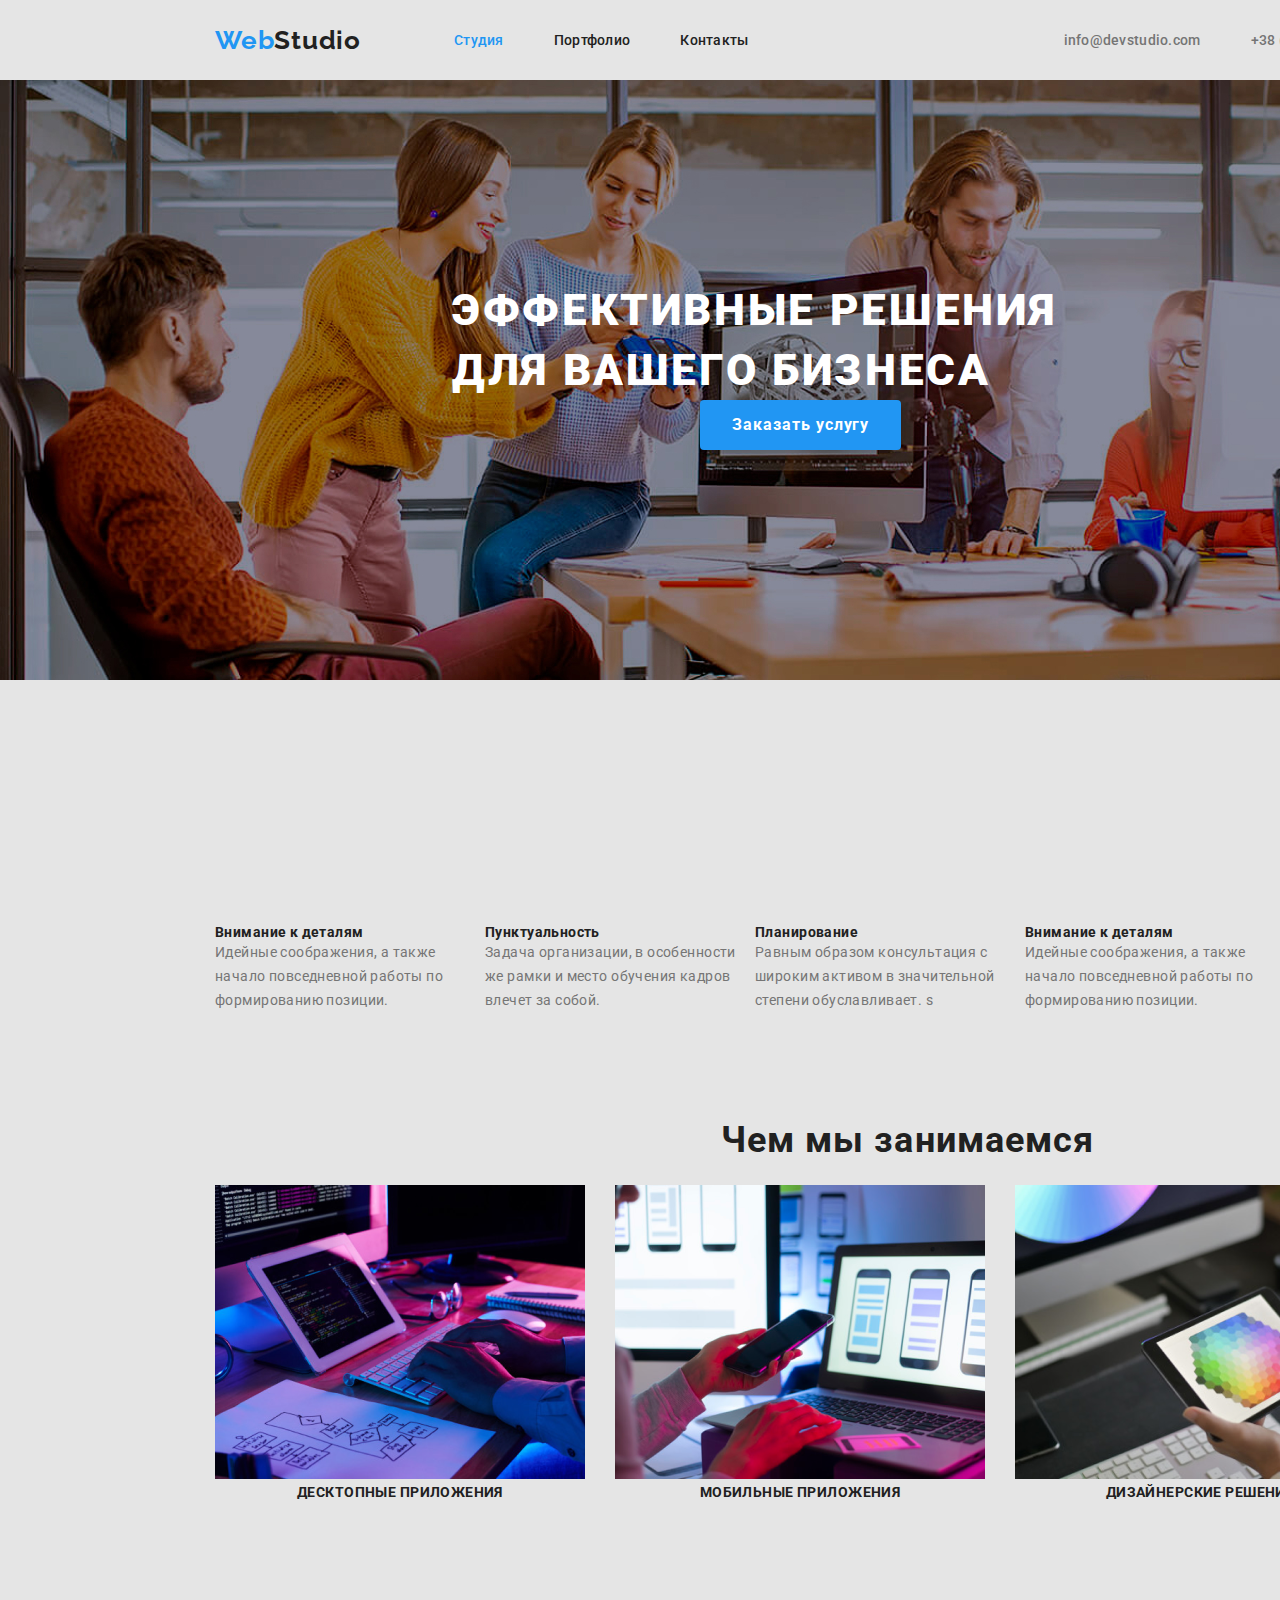
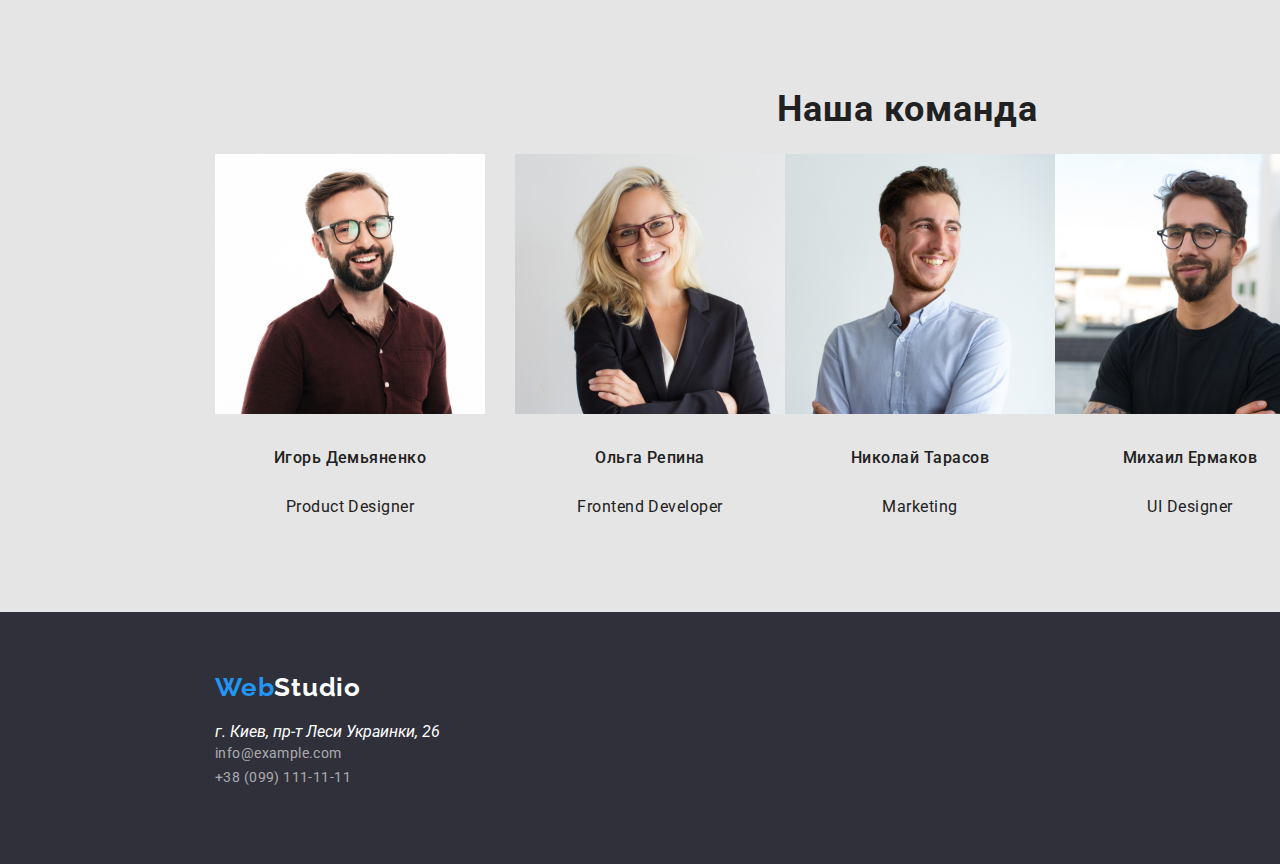
<file: index.html>
<!DOCTYPE html>
<html lang="ru">
  <head>
    <meta charset="UTF-8" />
    <meta http-equiv="X-UA-Compatible" content="IE=edge" />
    <meta name="viewport" content="width=device-width, initial-scale=1.0" />
    <title>Главная</title>
    <link rel="preconnect" href="https://fonts.googleapis.com" />
    <link rel="preconnect" href="https://fonts.gstatic.com" crossorigin />
    <link
      href="https://fonts.googleapis.com/css2?family=Raleway:wght@700&family=Roboto:wght@400;500;700;900&display=swap"
      rel="stylesheet"
    />
    <link rel="stylesheet" href="./CSS/normalize.css" />
    <link rel="stylesheet" href="./CSS/common.css" />
    <link rel="stylesheet" href="./CSS/studio.css" />
  </head>
  <body>
    <header class="header content">
      <a lang="en" href="/" class="header-logo"><span>Web</span>Studio</a>
      <nav class="header-sitenav">
        <ul class="site-nav list">
          <li class="sitenav-item"><a href="/" class="link current">Студия</a></li>
          <li class="sitenav-item"><a href="./partfolio.html" class="link">Портфолио</a></li>
          <li class="sitenav-item"><a href="/" class="link">Контакты</a></li>
        </ul>
      </nav>
      <nav class="header-outnav">
        <ul class="out-nav list">
          <li class="outnav-item">
            <a href="info@devstudio.com" class="link">info@devstudio.com</a>
          </li>
          <li class="outnav-item">
            <a href="tel:+380961111111" class="link">+38 (096) 111-11-11 </a>
          </li>
        </ul>
      </nav>
    </header>
    <main class="main content">
      <section class="hero">
        <h1 class="title">Эффективные решения для вашего бизнеса</h1>
        <div class="div-button">
          <button type="button" class="button">Заказать услугу</button>
        </div>
      </section>
      <section class="advantage">
        <ul class="advantage-menu list">
          <li class="box-a">
            <h2 class="title">Внимание к деталям</h2>
            <p class="text">
              Идейные соображения, а также начало повседневной работы по формированию позиции.
            </p>
          </li>
          <li class="box-a">
            <h2 class="title">Пунктуальность</h2>
            <p class="text">
              Задача организации, в особенности же рамки и место обучения кадров влечет за собой.
            </p>
          </li>
          <li class="box-a">
            <h2 class="title">Планирование</h2>
            <p class="text">
              Равным образом консультация с широким активом в значительной степени обуславливает. s
            </p>
          </li>
          <li class="box-a">
            <h2 class="title">Внимание к деталям</h2>
            <p class="text">
              Идейные соображения, а также начало повседневной работы по формированию позиции.
            </p>
          </li>
        </ul>
      </section>
      <section class="task">
        <h1 class="title">Чем мы занимаемся</h1>
        <ul class="task-menu list">
          <li class="task-li">
            <a href="/" class="item">
              <figure>
                <img src="./images/desctop.png" alt="desctop" width="370" />
                <figcaption class="text">Десктопные приложения</figcaption>
              </figure>
            </a>
          </li>
          <li class="task-li">
            <a href="/" class="item">
              <figure>
                <img src="./images/mobile.png" alt="mobile.png" width="370" />

                <p class="text">Мобильные приложения</p>
              </figure>
            </a>
          </li>
          <li class="task-li">
            <a href="/" class="item">
              <figure>
                <img src="./images/design.png" alt="design" width="370" />

                <p class="text">Дизайнерские решения</p>
              </figure>
            </a>
          </li>
        </ul>
      </section>
      <section class="autors">
        <h1 class="title">Наша команда</h1>
        <ul class="autors-menu list">
          <li class="autors-item">
            <img src="./images/demiyanenko.jpg" alt="Игорь Демьяненко" width="270" />
            <h2 class="family">Игорь Демьяненко</h2>
            <p lang="en" class="text">Product Designer</p>
          </li>
          <li>
            <img src="./images/repina.jpg" alt="Ольга Репина" width="270" />
            <h2 class="family">Ольга Репина</h2>
            <p lang="en" class="text">Frontend Developer</p>
          </li>
          <li>
            <img src="./images/tarasov.jpg" alt="Николай Тарасов" width="270" />
            <h2 class="family">Николай Тарасов</h2>
            <p lang="en" class="text">Marketing</p>
          </li>
          <li>
            <img src="./images/ermakov.jpg" alt="Михаил Ермаков" width="270" />
            <h2 class="family">Михаил Ермаков</h2>
            <p lang="en" class="text">UI Designer</p>
          </li>
        </ul>
      </section>
    </main>
    <footer class="footer content">
      <div class="contacts">
        <a lang="en" href="/" class="footer-logo"><span>Web</span>Studio</a>
        <address class="address">г. Киев, пр-т Леси Украинки, 26</address>
        <a href="info@example.com" class="info mail">info@example.com</a>
        <p class="not">not</p>
        <a href="tel:+380991111111" class="info tel">+38 (099) 111-11-11 </a>
      </div>
    </footer>
  </body>
</html>
</file>
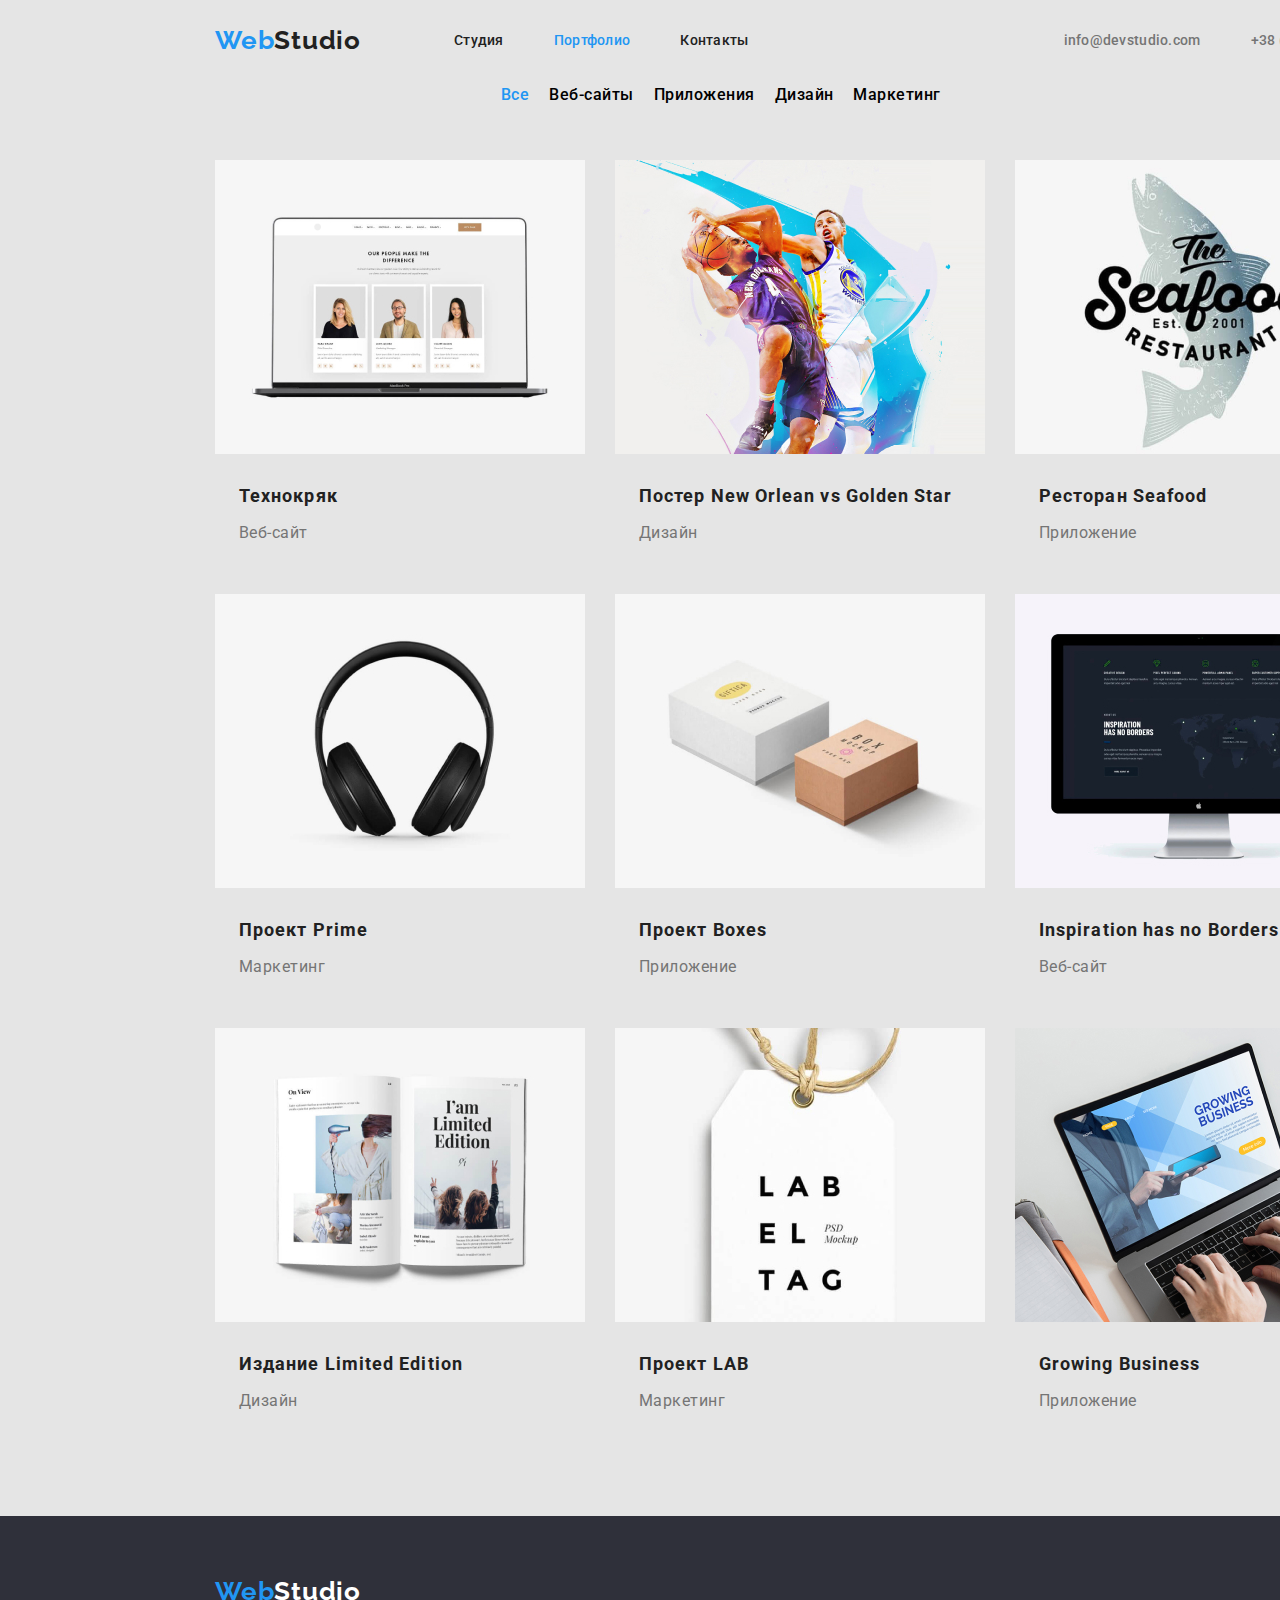
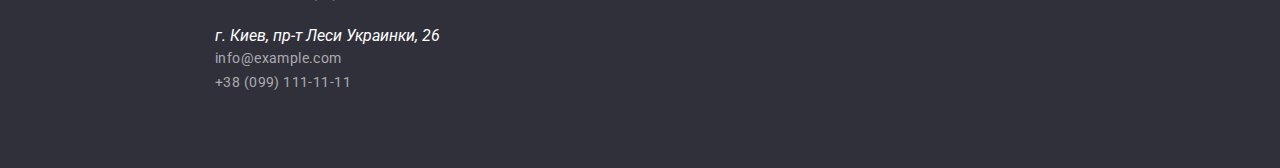
<file: partfolio.html>
<!DOCTYPE html>
<html lang="ru">
  <head>
    <meta charset="UTF-8" />
    <meta http-equiv="X-UA-Compatible" content="IE=edge" />
    <meta name="viewport" content="width=device-width, initial-scale=1.0" />
    <title>Главная</title>
    <link rel="preconnect" href="https://fonts.googleapis.com" />
    <link rel="preconnect" href="https://fonts.gstatic.com" crossorigin />
    <link
      href="https://fonts.googleapis.com/css2?family=Raleway:wght@700&family=Roboto:wght@400;500;700;900&display=swap"
      rel="stylesheet"
    />
    <link rel="stylesheet" href="./CSS/normalize.css" />
    <link rel="stylesheet" href="./CSS/common.css" />
    <link rel="stylesheet" href="./CSS/partfolio.css" />
  </head>
  <body>
    <header class="header content">
      <a lang="en" href="/" class="header-logo"><span>Web</span>Studio</a>
      <nav class="header-sitenav">
        <ul class="site-nav list">
          <li class="sitenav-item"><a href="/" class="link">Студия</a></li>
          <li class="sitenav-item">
            <a href="./partfolio.html" class="link current">Портфолио</a>
          </li>
          <li class="sitenav-item"><a href="/" class="link">Контакты</a></li>
        </ul>
      </nav>
      <nav class="header-outnav">
        <ul class="out-nav list">
          <li class="outnav-item">
            <a href="info@devstudio.com" class="link">info@devstudio.com</a>
          </li>
          <li class="outnav-item">
            <a href="tel:+380961111111" class="link">+38 (096) 111-11-11 </a>
          </li>
        </ul>
      </nav>
    </header>
    <main class="partfolio-main">
      <section class="buttons">
        <h1 class="buttons-title">Cсылка</h1>
        <ul class="buttons-list list">
          <li class="buttons-item">
            <button type="button" class="buttons-button current">Все</button>
          </li>
          <li class="buttons-item">
            <button type="button" class="buttons-button">Веб-сайты</button>
          </li>
          <li class="buttons-item">
            <button type="button" class="buttons-button">Приложения</button>
          </li>
          <li class="buttons-item">
            <button type="button" class="buttons-button">Дизайн</button>
          </li>
          <li class="buttons-item">
            <button type="button" class="buttons-button">Маркетинг</button>
          </li>
        </ul>
      </section>
      <section class="cards">
        <h1 class="cards-title">Инфо по видам проекта</h1>
        <ul class="cards-list list">
          <li class="cards-item">
            <img src="./images/techno.jpg" alt="techno" width="370" />
            <h2 class="cards-itemtitle">Технокряк</h2>
            <p class="cards-itemtext">Веб-сайт</p>
          </li>
          <li class="cards-item">
            <img src="./images/basketball.jpg" alt="Баскетбол" width="370" />
            <h2 class="cards-itemtitle">Постер New Orlean vs Golden Star</h2>
            <p class="cards-itemtext">Дизайн</p>
          </li>
          <li class="cards-item">
            <img src="./images/seafood.jpg" alt="Морская еда" width="370" />
            <h2 class="cards-itemtitle">Ресторан Seafood</h2>
            <p class="cards-itemtext">Приложение</p>
          </li>
          <li class="cards-item">
            <img src="./images/headphones.jpg" alt="Наушники" width="370" />
            <h2 class="cards-itemtitle">Проект Prime</h2>
            <p class="cards-itemtext">Маркетинг</p>
          </li>
          <li class="cards-item">
            <img src="./images/boxes.jpg" alt="Коробки" width="370" />
            <h2 class="cards-itemtitle">Проект Boxes</h2>
            <p class="cards-itemtext">Приложение</p>
          </li>
          <li>
            <img src="./images/inspiration.jpg" alt="Inspiration" width="370" />
            <h2 lang="en" class="cards-itemtitle">Inspiration has no Borders</h2>
            <p class="cards-itemtext">Веб-сайт</p>
          </li>
          <li>
            <img src="./images/limited-edition.jpg" alt="Limited Edition" width="370" />
            <h2 lang="en" class="cards-itemtitle">Издание Limited Edition</h2>
            <p class="cards-itemtext">Дизайн</p>
          </li>
          <li>
            <img src="./images/lab.jpg" alt="Limited Edition" width="370" />
            <h2 lang="en" class="cards-itemtitle">Проект LAB</h2>
            <p class="cards-itemtext">Маркетинг</p>
          </li>
          <li>
            <img src="./images/growing-business.jpg" alt="Growing Business" width="370" />
            <h2 lang="en" class="cards-itemtitle">Growing Business</h2>
            <p class="cards-itemtext">Приложение</p>
          </li>
        </ul>
      </section>
    </main>
    <footer class="footer content">
      <div class="contacts">
        <a lang="en" href="/" class="footer-logo"><span>Web</span>Studio</a>
        <address class="address">г. Киев, пр-т Леси Украинки, 26</address>
        <a href="info@example.com" class="info mail">info@example.com</a>
        <p class="not">not</p>
        <a href="tel:+380991111111" class="info tel">+38 (099) 111-11-11 </a>
      </div>
    </footer>
  </body>
</html>
</file>
<file: CSS/common.css>
/* Common */
:root {
    /* text color */
    --color-text-primary: rgba(33, 33, 33, 1);
    --color-text-secondary: rgba(117, 117, 117, 1);
    --color-text-alternative: rgba(255, 255, 255, 1);
    --color-text-alternative-footer: rgba(255, 255, 255, 0.6);

    /* background */
    --color-background-main: #E5E5E5;
    --color-background-footer: #2F303A;

    /* accent */
    --color-accent-primary: rgba(33, 150, 243, 1);
    --color-accent-secondary: rgba(24, 140, 232, 1);

    /* text */
    --text-primary: 'Roboto', sans-serif;
    --text-secondary: 'Raleway', sans-serif;
 
}

* {
    margin: 0;
    padding: 0;
}

/* delete list-style */
.list {
    list-style: none;
}

/* body */
body {
    background-color: var(--color-background-main);
    font-family: var(--text-primary);
    color: var(--color-text-primary);
}

.content {
    width: 1600px;
}

/* 1. Header */
header {
    display: flex;
    padding: 0 0;
    height: 80px;
    text-align: left;
}

.header.content{
    align-items: center;
}
/* 1.1 header-logo */
.header-logo {
    font-family: var(--text-secondary);
    text-decoration: none;
    text-align: left;
    color: var(--color-text-primary);
    font-style: normal;
    font-weight: 700;
    font-size: 26px;
    line-height: 31px;
    letter-spacing: 0.03em;
    padding-left: 215px;
    
    
}

.header-logo span {
    color: var(--color-accent-primary);
}

/* 1.2 header-sitenav */
.header-sitenav {
    list-style-type: none;
    margin-left: 93px;
}

.site-nav {
    display: flex;  
}

.sitenav-item:first-child {
    margin-right: 50px;
}

.sitenav-item {
    text-align: left;
    display: list-item;
    margin-right: 50px;
}

.site-nav .link {
    color: var(--color-text-primary);
    text-decoration: none;
    text-align: left;
    text-align: left;
    font-style: normal;
    font-weight: 500;
    font-size: 14px;
    line-height: 16px;
    letter-spacing: 0.02em;
}

.site-nav .link:hover,
.site-nav .link:focus {
    color: var(--color-accent-primary);
}

.site-nav .link.current {
    color: var(--color-accent-primary);
}

.site-nav .link:active {
    color: var(--color-text-alternative);
    background-color: var(--color-accent-primary);
}

/* 1.3 header-outnav */ 
.header-outnav {
    padding-left: 215px;
}

.out-nav {
    display: flex;
    
}

.outnav-item {
    margin-left: 50px;
}

.out-nav .link {
    text-align: inherit;
    color: var(--color-text-secondary);
    text-decoration: none;
    font-style: normal;
    font-weight: 500;
    font-size: 14px;
    line-height: 16px;
    letter-spacing: 0.02em;
}

.out-nav .link:hover,
.out-nav .link:focus {
    color: var(--color-accent-primary);
}

.out-nav .link:active {
    color: var(--color-text-alternative);
    background-color: var(--color-accent-primary);
}


/* 3. Footer */
.footer {
    background-color: var(--color-background-footer);
    height: 252px;
}   

/* 3.1 contact */
.contacts {
    padding-left: 215px;
    padding-top: 60px;
}

/* 3.1.1 footer-logo */
.footer-logo {
    color: var(--color-text-alternative);
    font-family: var(--text-secondary);
    text-decoration: none;
    text-align: left;
    font-style: normal;
    font-weight: 700;
    font-size: 26px;
    line-height: 31px;
    letter-spacing: 0.03em;
}

.footer-logo span {
    color: var(--color-accent-primary);
}

/* 3.1.2 address */
.address {
    margin-top: 20px;
    color: var(--color-text-alternative);
}

/* 3.1.3 mail-phone */
.info {
    text-decoration: none;    
    color: var(--color-text-alternative-footer);
    font-family: var(--text-primary);
    text-align: left;
    font-style: normal;
    font-weight: 400;
    font-size: 14px;
    line-height: 24px;
    /* or 171% */
    letter-spacing: 0.03em;
}

.info:hover,
.info:focus {
    color: var(--color-accent-primary);
}

.info:active {
    color: var(--color-text-alternative);
    background-color: var(--color-accent-primary);
}

.info.mail {
    margin-top: 9px;
}

.info.tel {
    margin-top: 9px;
} 

/* Для красоты нажатия ссылки */
.not {
    font-size: 0.1px;
    display: none;
    display: block;
}
</file>
<file: CSS/studio.css>
/* studio */
/* 2. main */
.main {
    
}

/* 2.1 hero */
.hero {
    background: url('/images/img.jpg');
    width: 1600px;
    height: 600px;
}

.hero .title {
    width: 696px;
    color: var(--color-text-alternative);
    font-style: normal;
    font-weight: 900;
    font-size: 44px;
    line-height: 60px;
    margin: 0 0;
    padding-left: 452px;
    padding-top: 200px;
    letter-spacing: 0.06em;
    text-transform: uppercase;
}

.div-button {
    padding-left: 700px;
}

/* button */
.hero .button {
    background-color: var(--color-accent-primary);
    color: var(--color-text-alternative);
    border: none;
    box-shadow: 0px 4px 4px rgba(0, 0, 0, 0.15);
    border-radius: 4px;
    padding: 10px 32px 10px 32px;
    font-family: 'Roboto';
    font-style: normal;
    font-weight: 700;
    font-size: 16px;
    line-height: 30px;
    display: flex;
    align-items: center;
    text-align: center;
    letter-spacing: 0.06em;
   
}

/* 2.2 advantage */
.advantage {
    margin-top: 94px;
    padding-left: 215px;
}
.advantage-menu {
    display: flex;
}

.box-a {
    height: 251px;
    width: 270px;
}

.box-a .title {
    padding-top: 150px;
    font-style: normal;
    font-weight: 700;
    font-size: 14px;
    line-height: 16px;
    text-align: left;
    letter-spacing: 0.03em;
}
.box-a .text {
    color: var(--color-text-secondary);
    margin-bottom: 10px;
    font-style: normal;
    font-weight: 400;
    font-size: 14px;
    line-height: 24px;
    /* or 171% */
    letter-spacing: 0.03em;
}

/* 2.3 task */
.task {
    margin-top: 94px;
    padding-left: 215px;
}
.task .title {
    font-style: normal;
    font-weight: 700;
    font-size: 36px;
    line-height: 42px;
    text-align: center;
    letter-spacing: 0.03em;

}

.task-li {
    margin-right: 30px;
}
.task .text {
    color: var(--color-text-primary);
    font-family: var(--text-primary);
    text-align: center;
    padding-top: 0px;
    text-decoration: none;
    font-style: normal;
    font-weight: 700;
    font-size: 14px;
    line-height: 16px;
    text-align: center;
    letter-spacing: 0.03em;
    text-transform: uppercase;
}

.task-menu {
    display: flex;
}

.task-menu .item {
    text-decoration: none;
}

/* 2.4 autors */
.autors {
    margin-top: 188px;
    padding-left: 215px;
}

.autors .title {
    font-style: normal;
    font-weight: 700;
    font-size: 36px;
    line-height: 42px;
    text-align: center;
    letter-spacing: 0.03em;

}

.autors-menu {
    display: flex;
}

.autors-item {
    margin-right: 30px;
    width: 270px;
    height: 458px;
}

.autors .family {
    margin-top: 30px;
    font-style: normal;
    font-weight: 500;
    font-size: 16px;
    line-height: 19px;
    /* identical to box height */
    text-align: center;
    letter-spacing: 0.03em;
}

.autors .text {
    margin-top: 30px;
    font-style: normal;
    font-weight: 400;
    font-size: 16px;
    line-height: 19px;
    /* identical to box height */
    text-align: center;
    letter-spacing: 0.03em;
}
</file>
<file: CSS/partfolio.css>
/* partfolio */
/* 2. partfolio-main */
.partfolio-main {
    background-color: var(--color-background-main);
    color: var(--color-text-primary);
    font-family: var(--text-primary);
    width: 1600px;
    padding-bottom: 100px;

}

/* 2.1 buttons */
.buttons {
    align-items: center;
    padding-left: 495px;
    margin-bottom: 50px;
   }

.buttons-title {
    display: none;
}

.buttons-list {
    display: flex;
    align-items: center;
    text-align: center;
    gap: 8px;
}

.buttons-button {
    background-color: var(--color-background-main);
    padding: 2px 6px; 
    border: none; 
    font-style: normal;
    font-weight: 500;
    font-size: 16px;
    line-height: 1.625;
    text-align: center;
    letter-spacing: 0.03em;
}
.buttons-button:hover,
.buttons-button:focus {
    color: var(--color-accent-primary);
}

.buttons-button:active {
    background-color: var(--color-accent-primary);
    color: var(--color-text-alternative);
}

.current {
    color: var(--color-accent-primary);
}


/* 2.1 cards */
.cards {
    align-items: center;
    padding-left: 215px;
    width: 1170;
    
}

.cards-title {
    display: none;
}

.cards-list {
    
    display: grid;
    grid-template-columns: repeat(3, 370px);
    gap: 30px;
}

.cards-item {
    text-align: inherit;
    height: 404px;
}

.cards-itemtitle {
    font-style: normal;
    font-weight: 700;
    font-size: 18px;
    line-height: 2;
    letter-spacing: 0.06em;
    padding-left: 24px;
    margin-top: 20px;
}

.cards-itemtext {
    color: var(--color-text-secondary);
    font-style: normal;
    font-weight: 400;
    font-size: 16px;
    line-height: 1.875;
    letter-spacing: 0.03em;
    padding-left: 24px;
    margin-top: 4px;
}
</file>
